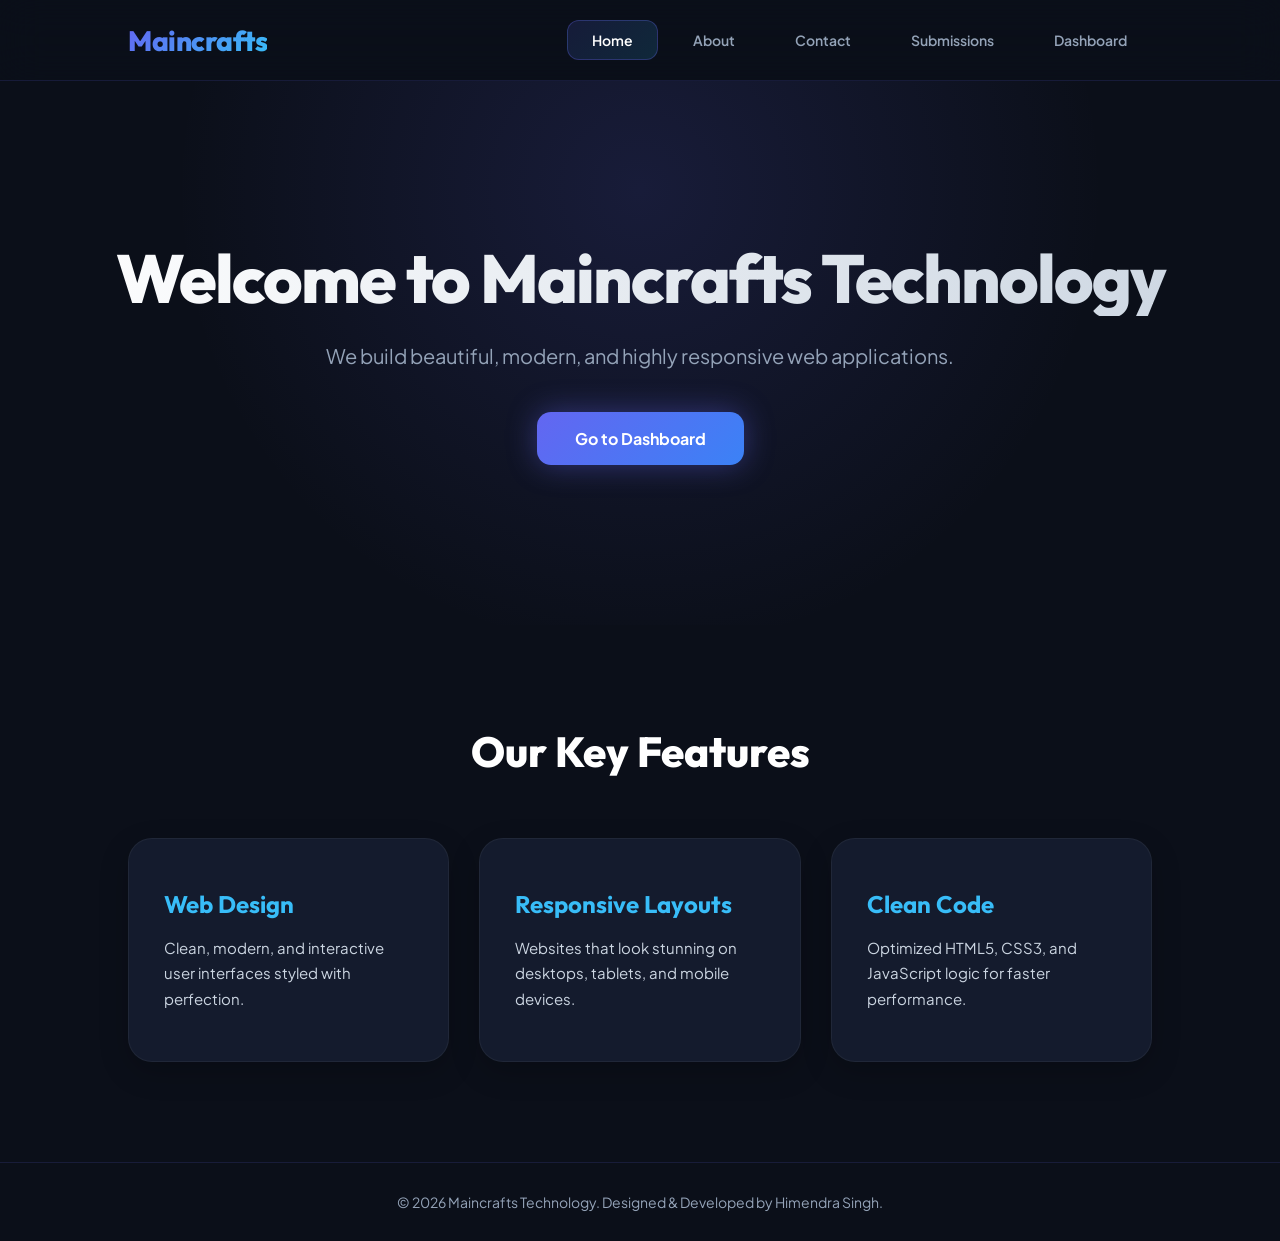
<file: index.html>
<!DOCTYPE html>
<html lang="en">
<head>
    <meta charset="UTF-8">
    <meta name="viewport" content="width=device-width, initial-scale=1.0">
    <title>Maincrafts Technology - Home</title>
    <link rel="stylesheet" href="style.css">
</head>
<body>

    <nav class="navbar">
        <div class="logo">Maincrafts</div>
        <ul class="nav-links">
            <li><a href="index.html" class="active">Home</a></li>
            <li><a href="about.html">About</a></li>
            <li><a href="contact.html">Contact</a></li>
            <li><a href="submissions.html">Submissions</a></li>
            <li><a href="dashboard.html">Dashboard</a></li>
        </ul>
    </nav>

    <header class="hero">
        <div class="hero-content">
            <h1>Welcome to Maincrafts Technology</h1>
            <p>We build beautiful, modern, and highly responsive web applications.</p>
            <a href="dashboard.html" class="cta-btn">Go to Dashboard</a>
        </div>
    </header>

    <section class="features">
        <h2>Our Key Features</h2>
        <div class="features-grid">
            <div class="feature-card">
                <h3>Web Design</h3>
                <p>Clean, modern, and interactive user interfaces styled with perfection.</p>
            </div>
            <div class="feature-card">
                <h3>Responsive Layouts</h3>
                <p>Websites that look stunning on desktops, tablets, and mobile devices.</p>
            </div>
            <div class="feature-card">
                <h3>Clean Code</h3>
                <p>Optimized HTML5, CSS3, and JavaScript logic for faster performance.</p>
            </div>
        </div>
    </section>

    <footer>
        <p>&copy; 2026 Maincrafts Technology. Designed & Developed by Himendra Singh.</p>
    </footer>

</body>
</html>
</file>
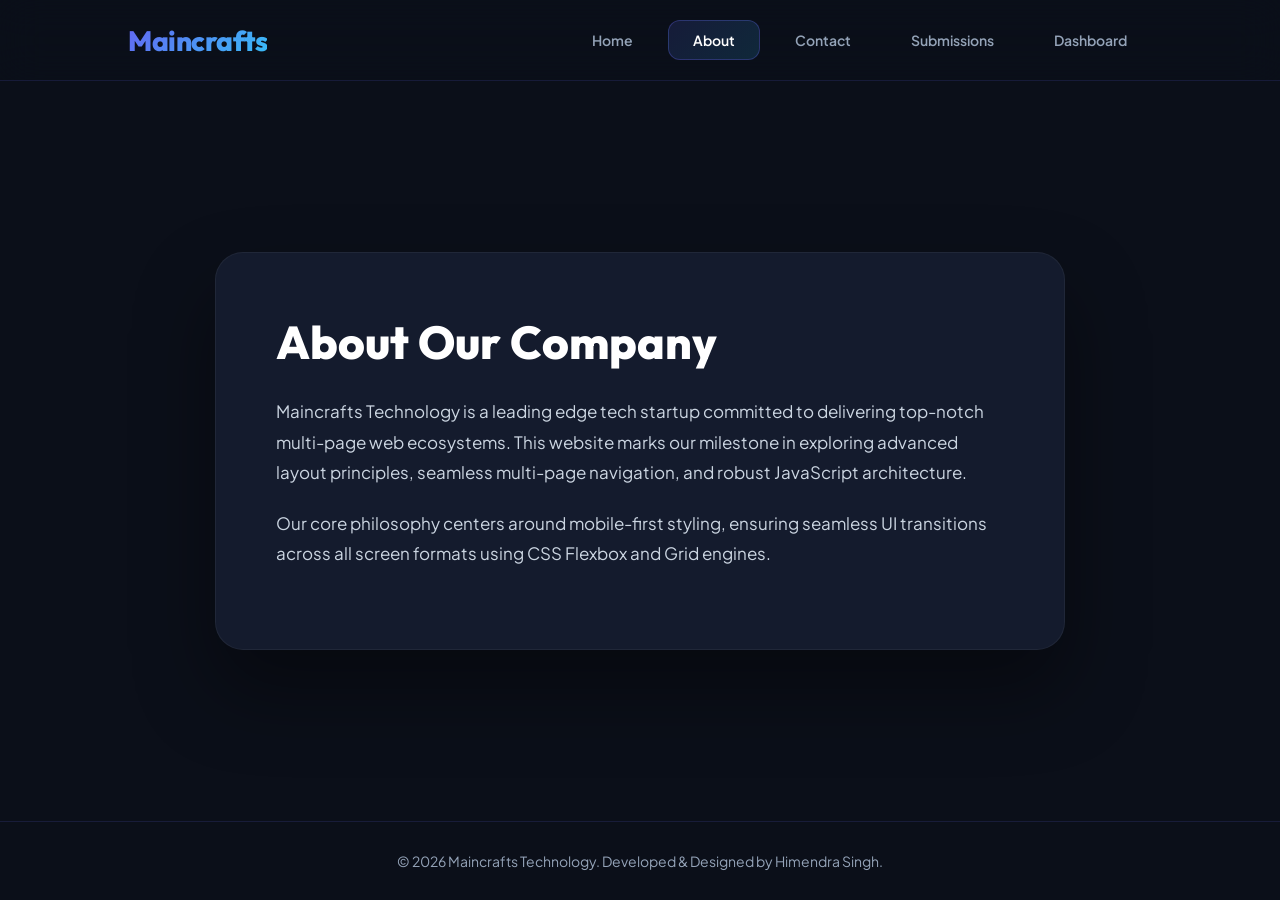
<file: about.html>
<!DOCTYPE html>
<html lang="en">
<head>
    <meta charset="UTF-8">
    <meta name="viewport" content="width=device-width, initial-scale=1.0">
    <title>About Us - Maincrafts</title>
    <link rel="stylesheet" href="style.css">
</head>
<body>

    <nav class="navbar">
        <div class="logo">Maincrafts</div>
        <ul class="nav-links">
            <li><a href="index.html">Home</a></li>
            <li><a href="about.html" class="active">About</a></li>
            <li><a href="contact.html">Contact</a></li>
            <li><a href="submissions.html">Submissions</a></li>
            <li><a href="dashboard.html">Dashboard</a></li>
        </ul>
    </nav>

    <section class="about-section">
        <div class="about-container">
            <h1>About Our Company</h1>
            <p>Maincrafts Technology is a leading edge tech startup committed to delivering top-notch multi-page web ecosystems. This website marks our milestone in exploring advanced layout principles, seamless multi-page navigation, and robust JavaScript architecture.</p>
            <p>Our core philosophy centers around mobile-first styling, ensuring seamless UI transitions across all screen formats using CSS Flexbox and Grid engines.</p>
        </div>
    </section>

    <footer>
        <p>&copy; 2026 Maincrafts Technology. Developed & Designed by Himendra Singh.</p>
    </footer>

</body>
</html>
</file>
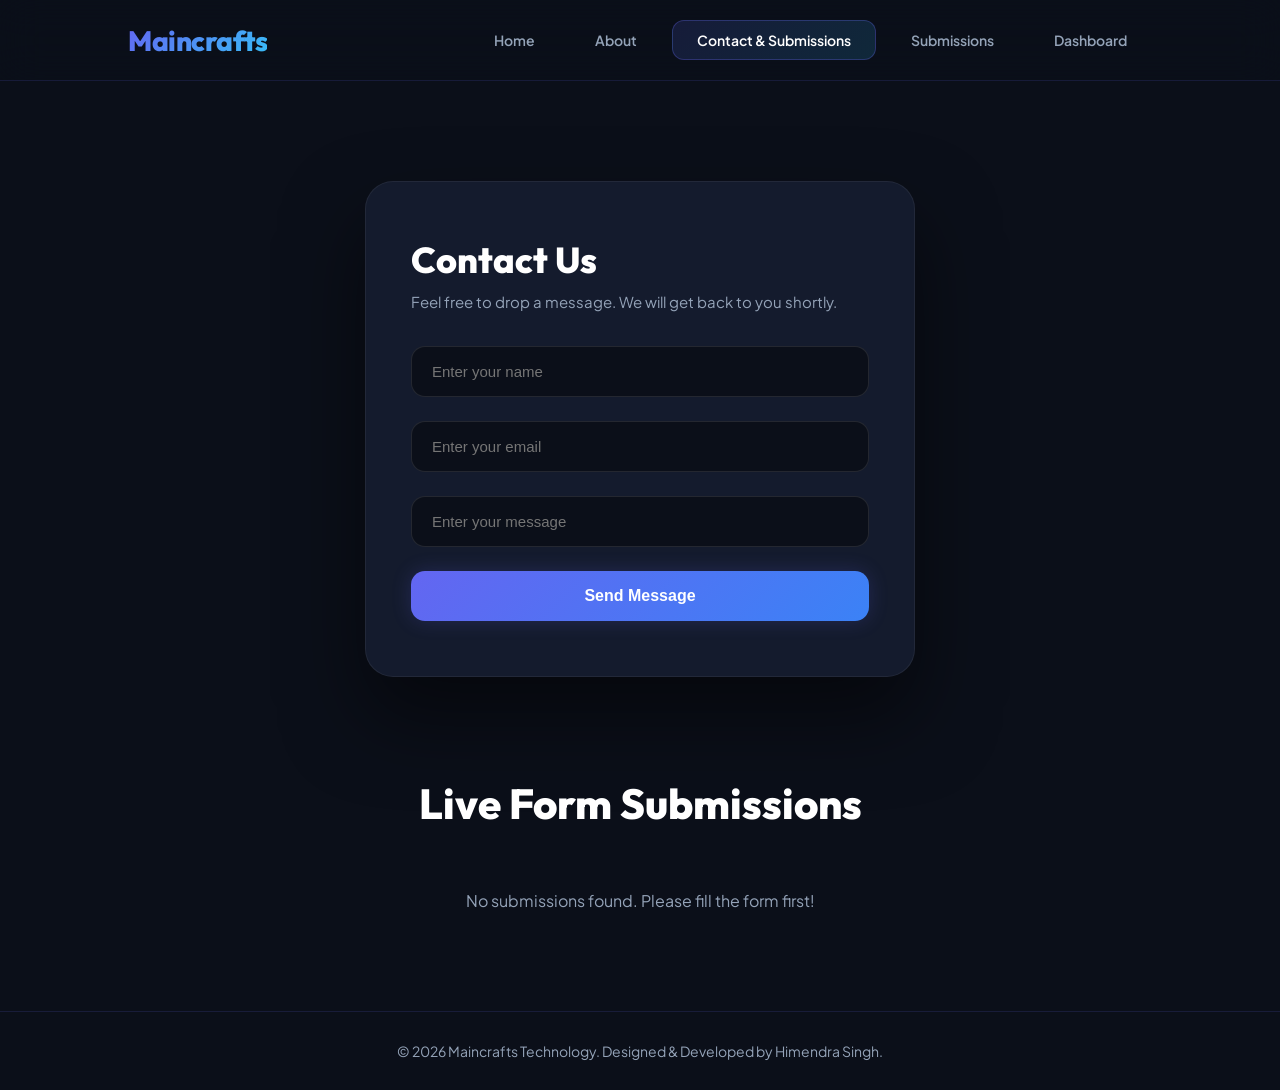
<file: contact.html>
<!DOCTYPE html>
<html lang="en">
<head>
    <meta charset="UTF-8">
    <meta name="viewport" content="width=device-width, initial-scale=1.0">
    <title>Contact Us & Submissions - Maincrafts</title>
    <link rel="stylesheet" href="style.css">
</head>
<body>

    <nav class="navbar">
        <div class="logo">Maincrafts</div>
        <ul class="nav-links">
            <li><a href="index.html">Home</a></li>
            <li><a href="about.html">About</a></li>
            <li><a href="contact.html" class="active">Contact & Submissions</a></li>
            <li><a href="submissions.html">Submissions</a></li>
            <li><a href="dashboard.html">Dashboard</a></li>
        </ul>
    </nav>

    <section class="contact-section">
        <div class="form-container">
            <h2>Contact Us</h2>
            <p>Feel free to drop a message. We will get back to you shortly.</p>
            
            <form id="contactForm">
                <div class="form-group">
                    <input type="text" id="name" name="name" placeholder="Enter your name" required>
                </div>
                <div class="form-group">
                    <input type="email" id="email" name="email" placeholder="Enter your email" required>
                </div>
                <div class="form-group">
                    <input type="textarea" id="message" name="message" rows="5" placeholder="Enter your message" required></textarea>
                </div>
                <button type="submit" class="submit-btn">Send Message</button>
            </form>
        </div>
    </section>

    <section class="features" style="padding-top: 0px;">
        <h2>Live Form Submissions</h2>
        <div class="features-grid" id="submissionsGrid" aria-live="polite"></div>
    </section>

    <footer>
        <p>&copy; 2026 Maincrafts Technology. Designed & Developed by Himendra Singh.</p>
    </footer>

    <script src="script.js"></script>
    <script>
        window.onload = displaySubmissions;
    </script>
</body>
</html>
</file>
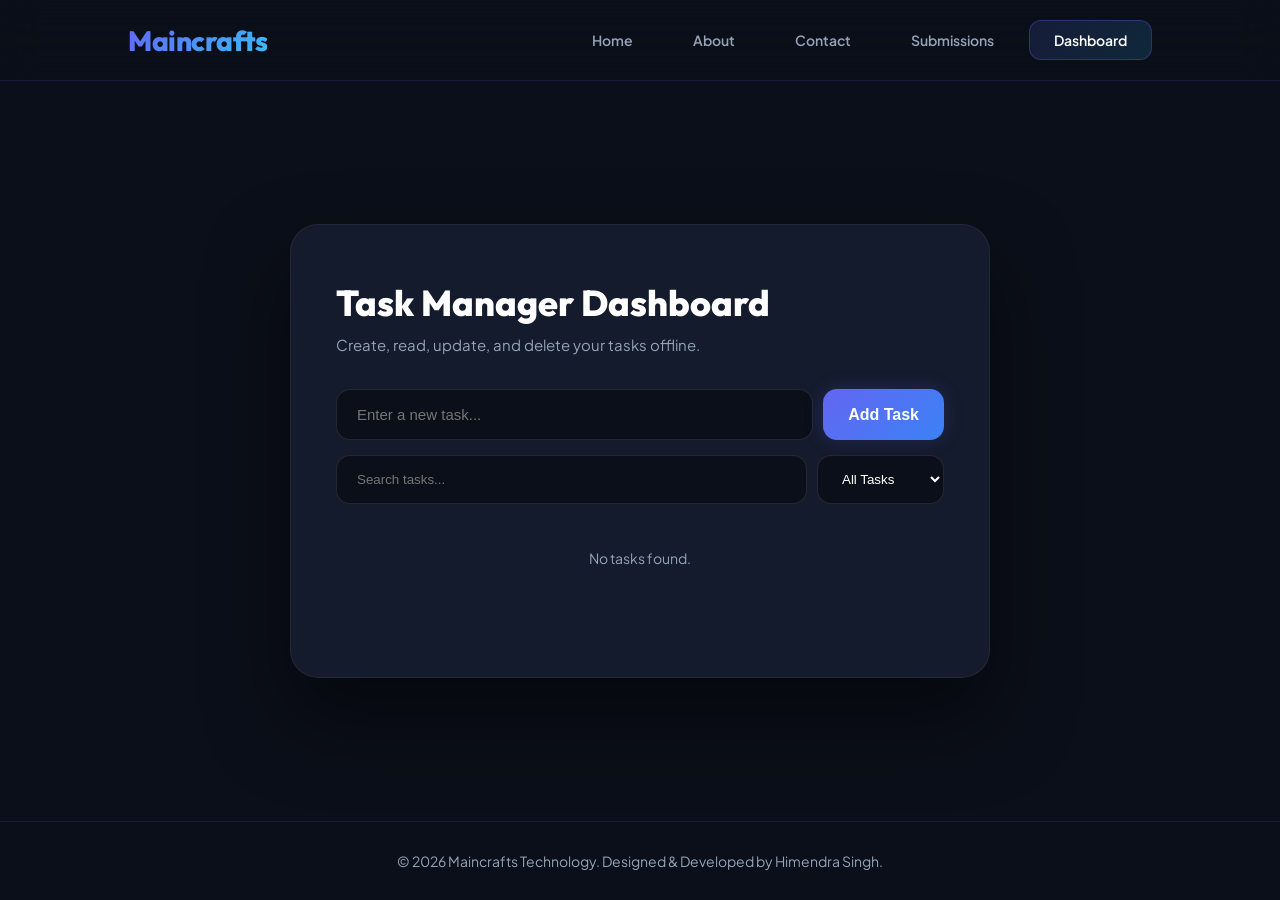
<file: dashboard.html>
<!DOCTYPE html>
<html lang="en">
<head>
    <meta charset="UTF-8">
    <meta name="viewport" content="width=device-width, initial-scale=1.0">
    <title>Task Dashboard - Maincrafts</title>
    <link rel="stylesheet" href="style.css">
</head>
<body>

    <nav class="navbar">
        <div class="logo">Maincrafts</div>
        <ul class="nav-links">
            <li><a href="index.html">Home</a></li>
            <li><a href="about.html">About</a></li>
            <li><a href="contact.html">Contact</a></li>
            <li><a href="submissions.html">Submissions</a></li>
            <li><a href="dashboard.html" class="active">Dashboard</a></li>
        </ul>
    </nav>

    <main class="contact-section">
        <div class="form-container" style="max-width: 700px; width: 100%;">
            <h2>Task Manager Dashboard</h2>
            <p>Create, read, update, and delete your tasks offline.</p>
            
            <form id="taskForm" action="#" onsubmit="saveTask(event)">
                <input type="hidden" id="editTaskId" value="">
                <div class="form-group" style="display: flex; gap: 10px; margin-bottom: 15px;">
                    <input type="text" id="taskInput" placeholder="Enter a new task..." required style="flex: 1; margin-bottom: 0;">
                    <button type="submit" id="taskSubmitBtn" class="submit-btn" style="width: auto; padding: 0 25px;">Add Task</button>
                </div>
            </form>

            <div class="filter-container" style="display: flex; gap: 10px; margin-bottom: 25px;">
                <input type="text" id="searchBox" placeholder="Search tasks..." onkeyup="filterTasks()" style="width: 100%; padding: 16px 20px; background: #0b0f19; border: 1px solid rgba(255,255,255,0.1); border-radius: 14px; color: white; outline: none;">
                
                <select id="statusFilter" onchange="filterTasks()" style="padding: 0 20px; background: #0b0f19; border: 1px solid rgba(255,255,255,0.1); border-radius: 14px; color: white; outline: none; cursor: pointer;">
                    <option value="all">All Tasks</option>
                    <option value="pending">Pending</option>
                    <option value="completed">Completed</option>
                </select>
            </div>

            <div id="taskListContainer" style="display: flex; flex-direction: column; gap: 15px;">
                </div>
        </div>
    </main>

    <footer>
        <p>&copy; 2026 Maincrafts Technology. Designed & Developed by Himendra Singh.</p>
    </footer>

    <script src="script.js"></script>
</body>
</html>
</file>
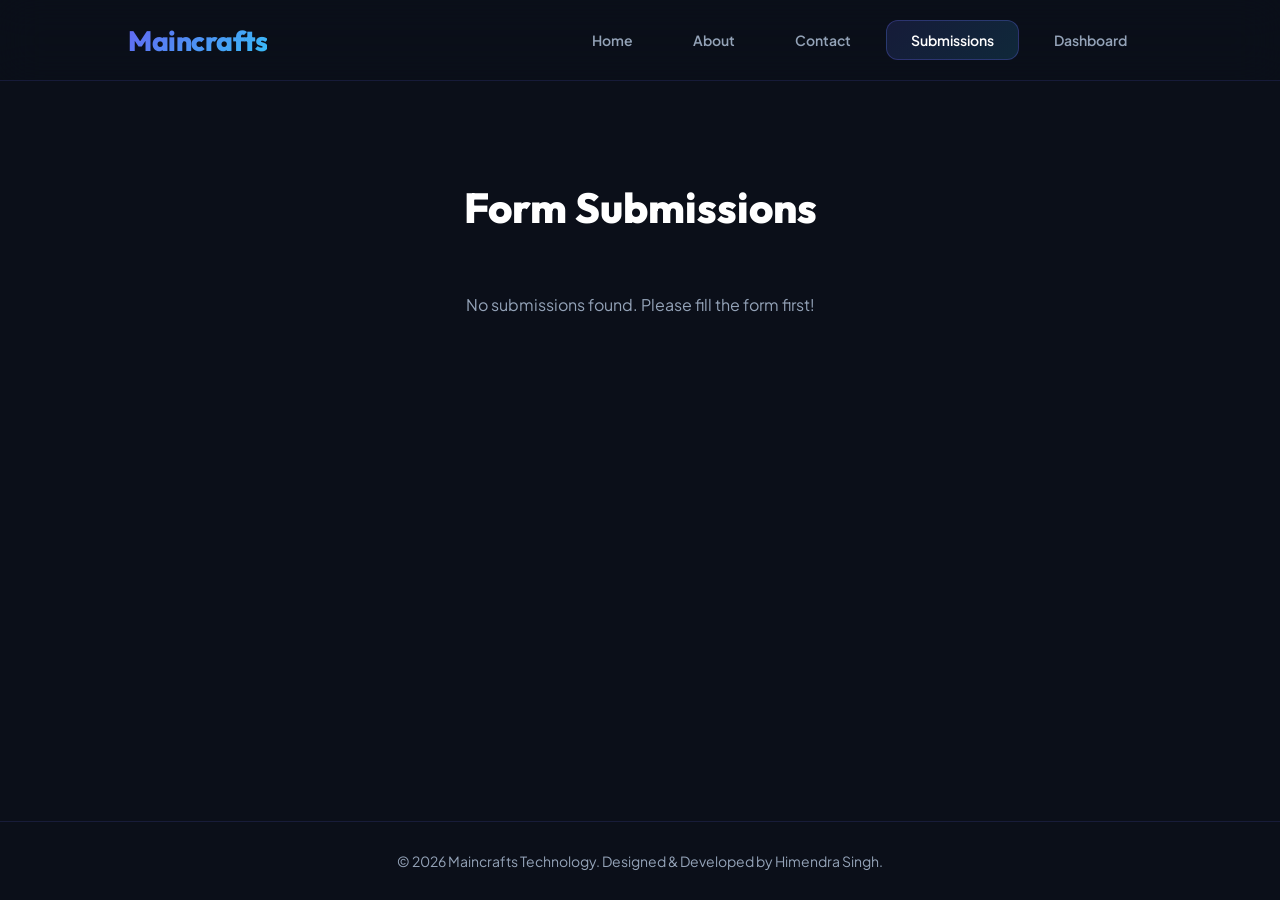
<file: submissions.html>
<!DOCTYPE html>
<html lang="en">
<head>
    <meta charset="UTF-8">
    <title>Submissions - Maincrafts</title>
    <link rel="stylesheet" href="style.css">
</head>
<body>
    <nav class="navbar">
        <div class="logo">Maincrafts</div>
        <ul class="nav-links">
            <li><a href="index.html">Home</a></li>
            <li><a href="about.html">About</a></li>
            <li><a href="contact.html">Contact</a></li>
            <li><a href="submissions.html" class="active">Submissions</a></li>
            <li><a href="dashboard.html">Dashboard</a></li>
        </ul>
    </nav>

    <section class="features">
        <h2>Form Submissions</h2>
        <div class="features-grid" id="submissionsGrid">
            </div>
    </section>

    <footer>
        <p>&copy; 2026 Maincrafts Technology. Designed & Developed by Himendra Singh.</p>
    </footer>

    <script src="script.js"></script>
    <script>
        window.onload = displaySubmissions;
    </script>
</body>
</html>
</file>
<file: style.css>
@import url('https://fonts.googleapis.com/css2?family=Plus+Jakarta+Sans:wght=400;500;600;700;800&family=Outfit:wght=400;600;800&display=swap');

* {
    box-sizing: border-box;
    margin: 0;
    padding: 0;
}

.nav-links a, .cta-btn, .feature-card, .form-group input, .form-group textarea, .submit-btn {
    transition: background-color 0.3s ease, border-color 0.3s ease, box-shadow 0.3s ease, transform 0.3s ease;
}

body {
    background-color: #0b0f19; 
    color: #f8fafc;
    font-family: 'Plus Jakarta Sans', sans-serif;
    display: flex;
    flex-direction: column;
    min-height: 100vh;
    overflow-x: hidden;
}

.navbar {
    background: rgba(11, 15, 25, 0.8);
    -webkit-backdrop-filter: blur(20px);
    backdrop-filter: blur(20px);
    border-bottom: 1px solid rgba(99, 102, 241, 0.15); 
    display: flex;
    justify-content: space-between;
    align-items: center;
    padding: 20px 10%;
    position: sticky;
    top: 0;
    z-index: 9999;
}

.navbar .logo {
    font-family: 'Outfit', sans-serif;
    font-size: 28px;
    font-weight: 800;
    color: #38bdf8;
    background: linear-gradient(135deg, #6366f1, #38bdf8);
    -webkit-background-clip: text;
    background-clip: text;
    -webkit-text-fill-color: transparent;
    letter-spacing: -0.5px;
}

.nav-links {
    list-style: none;
    display: flex;
    gap: 10px;
}

.nav-links a {
    color: #94a3b8;
    text-decoration: none;
    font-size: 14px;
    font-weight: 600;
    padding: 10px 24px;
    border-radius: 12px;
    border: 1px solid rgba(0, 0, 0, 0);
    display: inline-block;
}

.nav-links a:hover, .nav-links a.active {
    color: #ffffff;
    background: linear-gradient(135deg, rgba(99, 102, 241, 0.15), rgba(56, 189, 248, 0.15));
    border: 1px solid rgba(99, 102, 241, 0.3);
}

.hero {
    padding: 160px 20px;
    text-align: center;
    background: radial-gradient(circle at 50% 20%, rgba(99, 102, 241, 0.15), transparent 60%);
    position: relative;
}

.hero h1 {
    font-family: 'Outfit', sans-serif;
    font-size: 68px;
    font-weight: 800;
    line-height: 1.1;
    letter-spacing: -2px;
    margin-bottom: 24px;
    color: #ffffff;
    background: linear-gradient(to right, #ffffff, #cbd5e1);
    -webkit-background-clip: text;
    background-clip: text;
    -webkit-text-fill-color: transparent;
}

.hero p {
    font-size: 20px;
    color: #94a3b8;
    max-width: 650px;
    margin: 0 auto 40px auto;
    line-height: 1.6;
}

.cta-btn {
    background: linear-gradient(135deg, #6366f1, #3b82f6);
    color: white;
    padding: 16px 38px;
    text-decoration: none;
    font-weight: 700;
    font-size: 16px;
    border-radius: 14px;
    box-shadow: 0 0 30px rgba(99, 102, 241, 0.4);
    display: inline-block;
}

.cta-btn:hover {
    transform: translateY(-3px);
    box-shadow: 0 0 40px rgba(99, 102, 241, 0.6);
}

.features {
    padding: 100px 10%;
    text-align: center;
}

.features h2 {
    font-family: 'Outfit', sans-serif;
    font-size: 42px;
    font-weight: 800;
    margin-bottom: 60px;
    color: #ffffff;
}

.features-grid {
    display: grid;
    grid-template-columns: repeat(3, minmax(0, 1fr));
    gap: 30px;
    width: 100%;
}

.feature-card {
    background: #141b2d; 
    border: 1px solid rgba(255, 255, 255, 0.05);
    padding: 50px 35px;
    border-radius: 24px;
    text-align: left;
    box-shadow: 0 10px 30px rgba(0, 0, 0, 0.2);
}

.feature-card:hover {
    transform: translateY(-5px);
    border-color: #6366f1;
    box-shadow: 0 15px 35px rgba(99, 102, 241, 0.25);
}

.feature-card h3 {
    font-family: 'Outfit', sans-serif;
    font-size: 24px;
    font-weight: 700;
    margin-bottom: 16px;
    color: #38bdf8; 
}

.feature-card p {
    color: #cbd5e1;
    line-height: 1.7;
    font-size: 15px;
}

.about-section, .contact-section {
    padding: 100px 20px;
    flex: 1;
    display: flex;
    justify-content: center;
    align-items: center;
}

.about-container {
    background: #141b2d;
    border: 1px solid rgba(255, 255, 255, 0.05);
    padding: 60px;
    max-width: 850px;
    border-radius: 28px;
    box-shadow: 0 40px 80px rgba(0,0,0,0.4);
}

.about-container h1 {
    font-family: 'Outfit', sans-serif;
    font-size: 46px;
    font-weight: 800;
    margin-bottom: 25px;
    color: #ffffff;
}

.about-container p {
    font-size: 17px;
    color: #cbd5e1;
    line-height: 1.8;
    margin-bottom: 20px;
}

.form-container {
    background: #141b2d;
    border: 1px solid rgba(255, 255, 255, 0.06);
    padding: 55px 45px;
    border-radius: 28px;
    box-shadow: 0 40px 80px rgba(0,0,0,0.5);
    width: 100%;
    max-width: 550px;
}

.form-container h2 {
    font-family: 'Outfit', sans-serif;
    font-size: 36px;
    font-weight: 800;
    margin-bottom: 10px;
    color: #ffffff;
}

.form-container p {
    margin-bottom: 35px;
    color: #94a3b8;
    font-size: 15px;
}

.form-group {
    margin-bottom: 24px;
}

.form-group input, .form-group textarea {
    width: 100%;
    padding: 16px 20px;
    border: 1px solid rgba(255, 255, 255, 0.1);
    border-radius: 14px;
    font-size: 15px;
    background: #0b0f19;
    color: #fff;
    outline: none;
}

.form-group input:focus, .form-group textarea:focus {
    border-color: #38bdf8;
    box-shadow: 0 0 15px rgba(56, 189, 248, 0.2);
}

.submit-btn {
    background: linear-gradient(135deg, #6366f1, #3b82f6);
    color: white;
    border: none;
    padding: 16px;
    width: 100%;
    font-size: 16px;
    font-weight: 700;
    border-radius: 14px;
    cursor: pointer;
    box-shadow: 0 0 20px rgba(99, 102, 241, 0.2);
}

.submit-btn:hover {
    transform: translateY(-2px);
    box-shadow: 0 0 30px rgba(99, 102, 241, 0.4);
}

footer {
    padding: 30px;
    text-align: center;
    border-top: 1px solid rgba(99, 102, 241, 0.15);
    background: #0b0f19;
    color: #94a3b8;
    font-size: 14px;
    margin-top: auto;
}

@media (max-width: 1024px) {
    .features-grid {
        grid-template-columns: repeat(2, minmax(0, 1fr));
    }
}

@media (max-width: 768px) {
    .navbar {
        padding: 20px 5%;
        flex-direction: column;
        gap: 15px;
    }
    .nav-links {
        flex-wrap: wrap;
        justify-content: center;
        gap: 8px;
    }
    .nav-links a {
        padding: 8px 16px;
        font-size: 13px;
    }
    .hero {
        padding: 100px 20px;
    }
    .hero h1 {
        font-size: 40px;
    }
    .features-grid {
        grid-template-columns: 1fr;
    }
    .about-container, .form-container {
        padding: 30px 20px;
    }
    .about-container h1 {
        font-size: 32px;
    }
}
</file>
